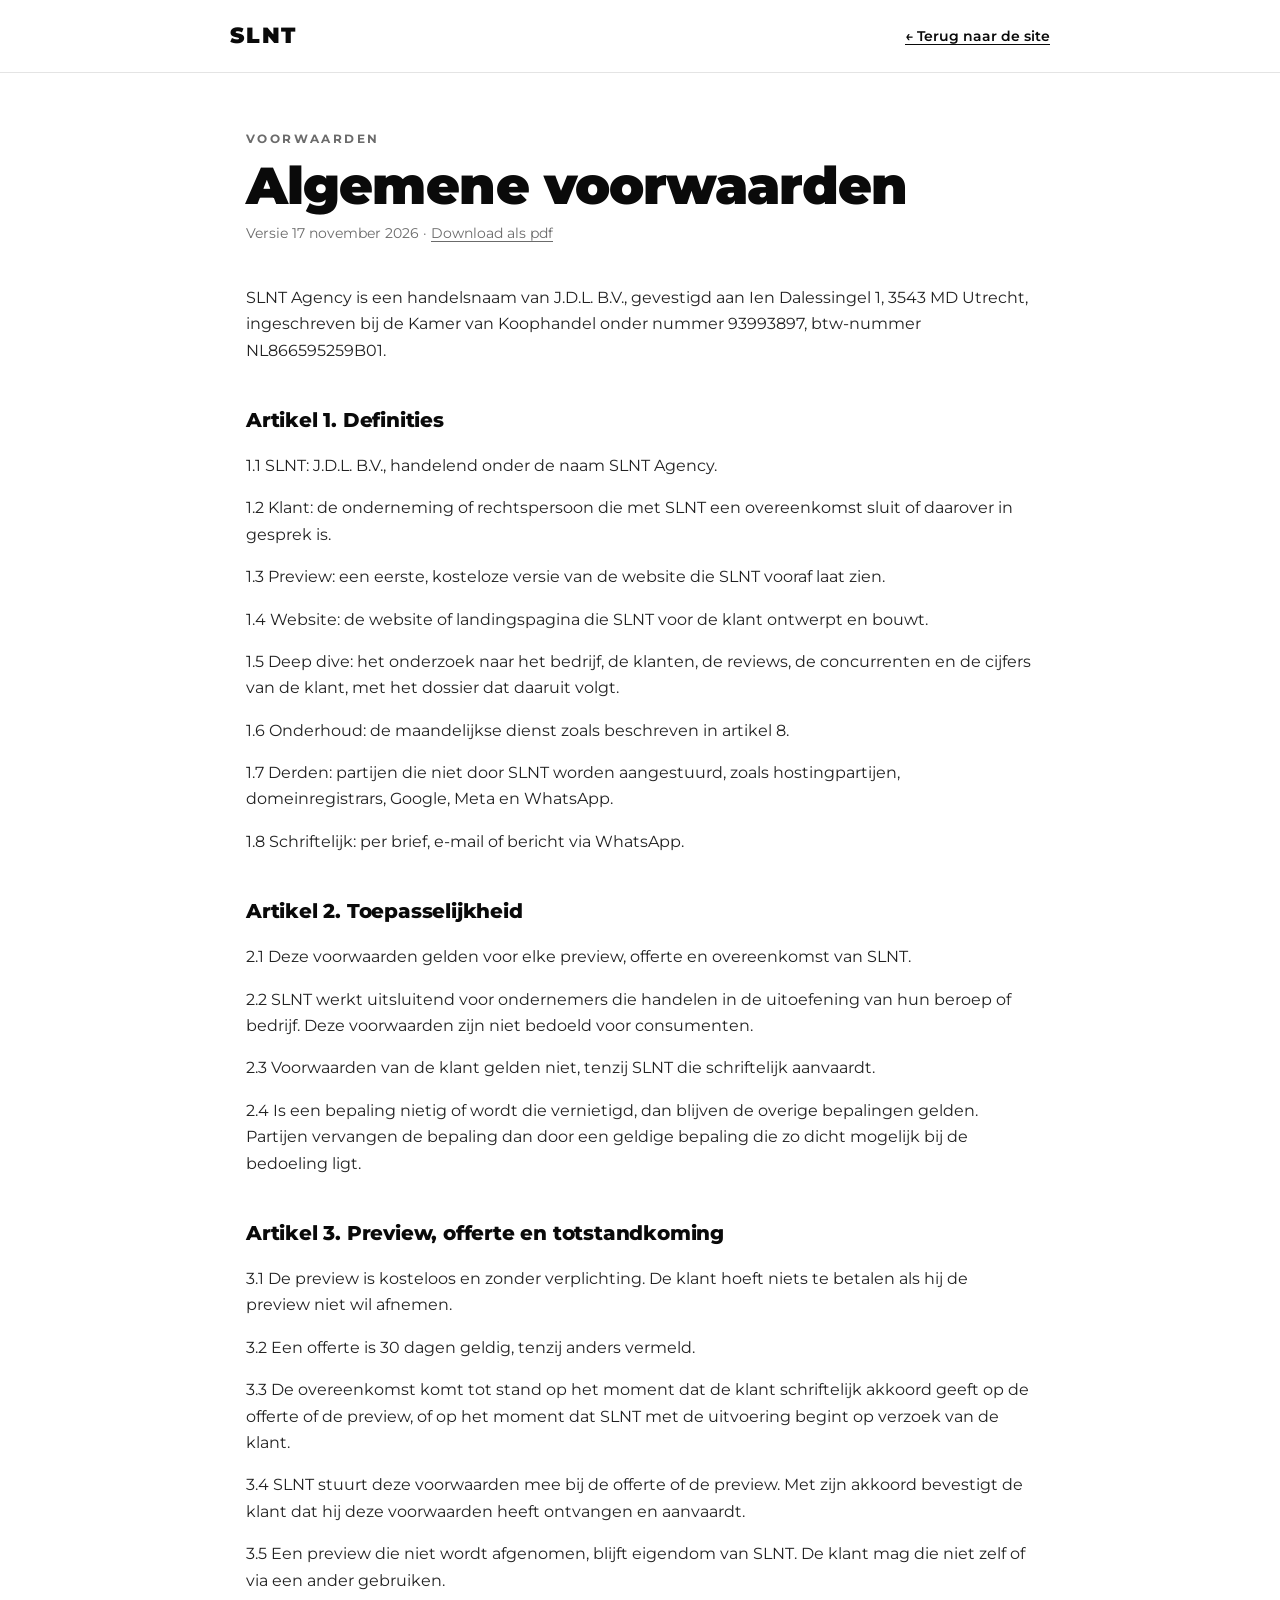
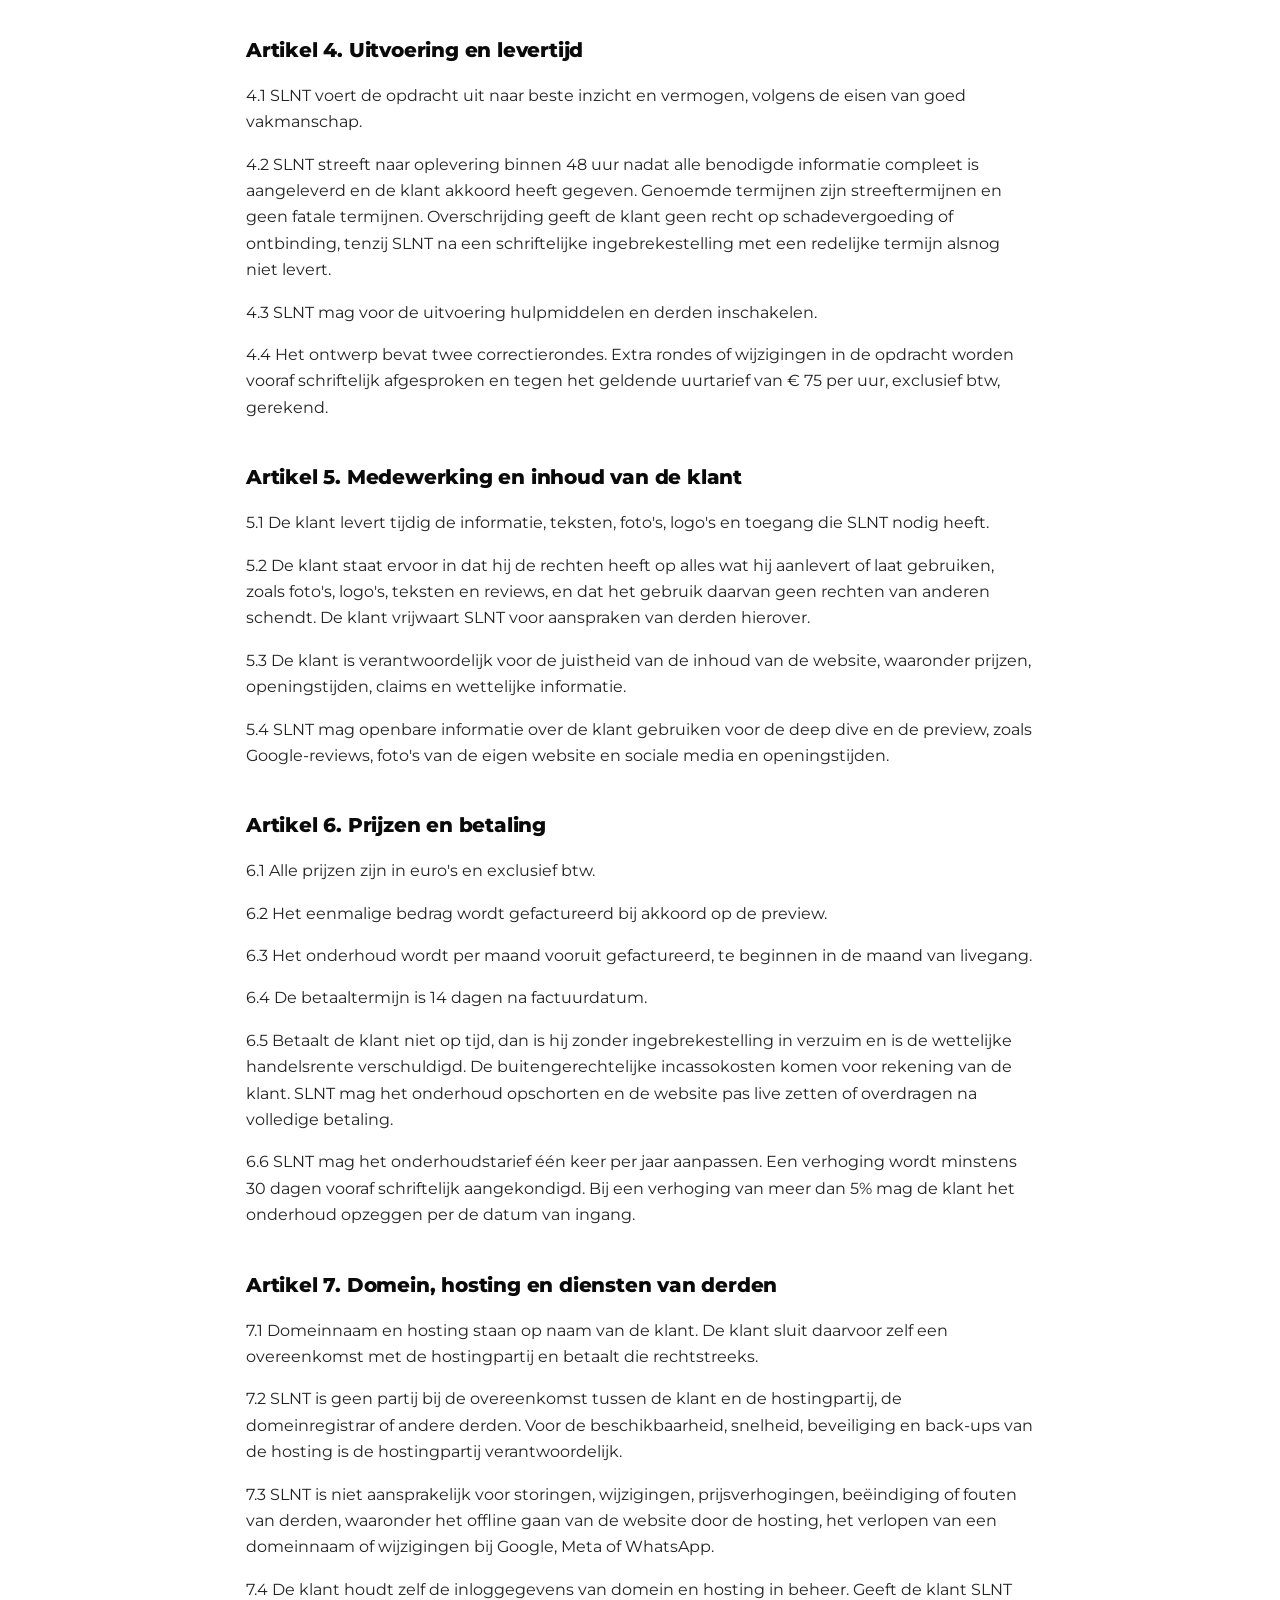
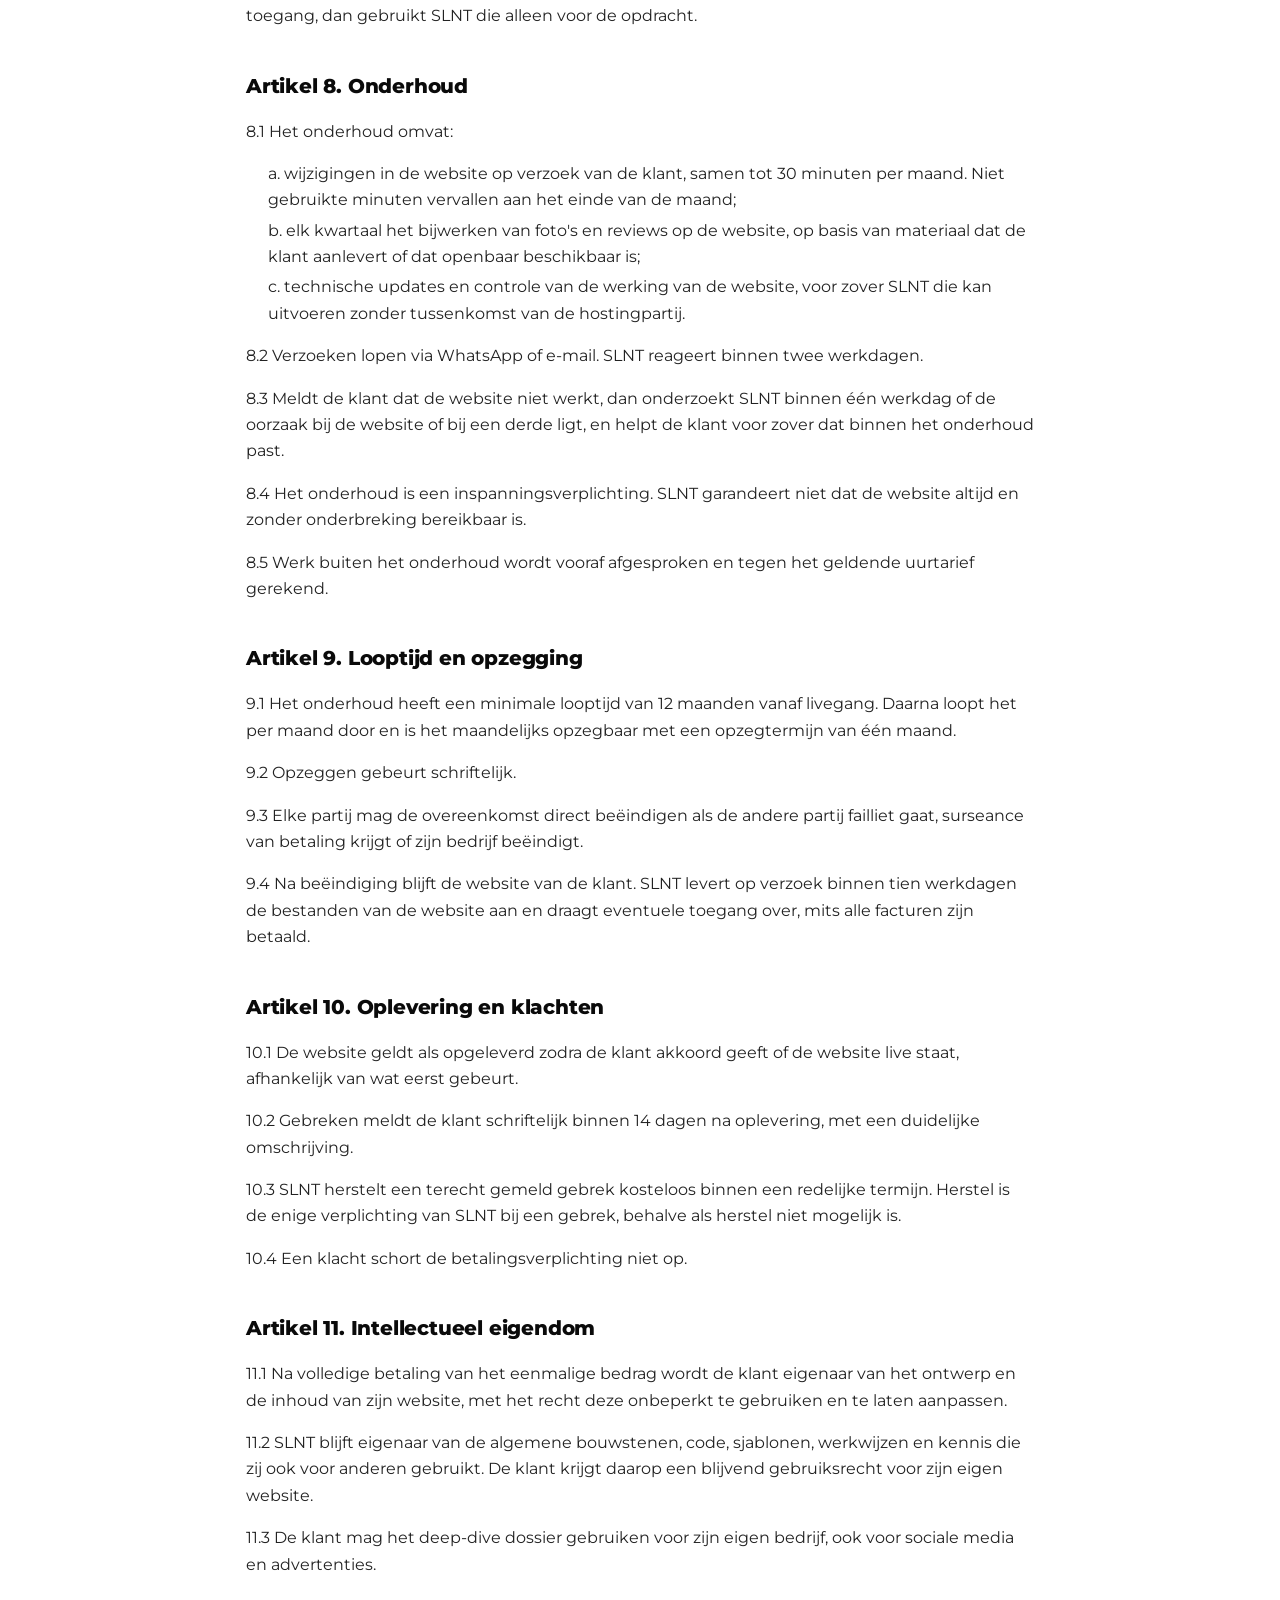
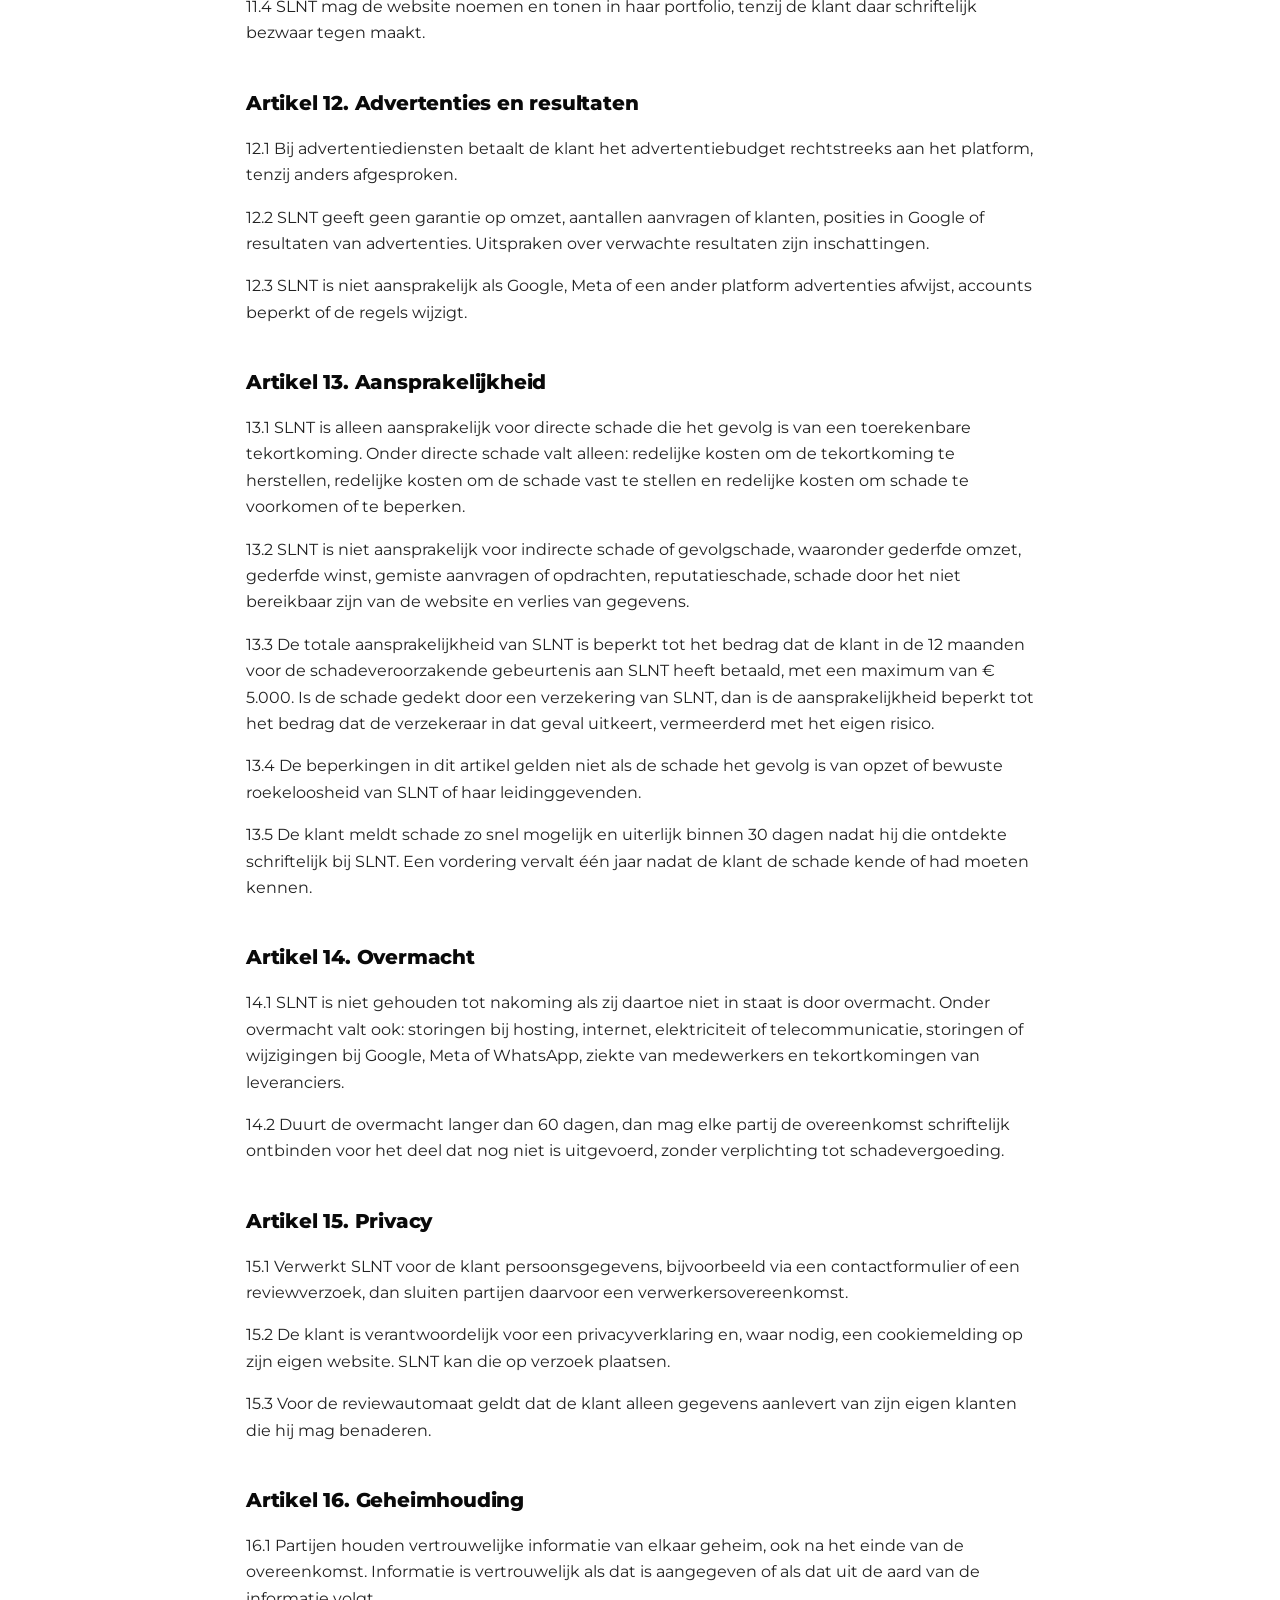
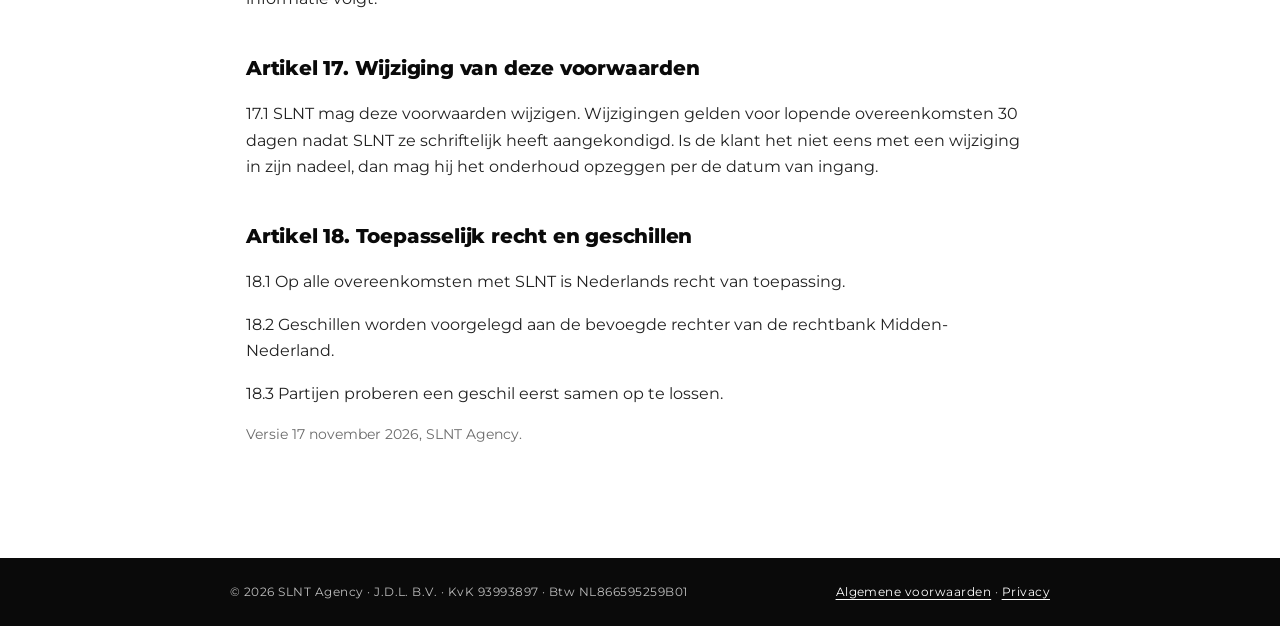
<file: algemene-voorwaarden/index.html>
<!doctype html>
<html lang="nl">
<head>
<meta charset="utf-8">
<meta name="viewport" content="width=device-width,initial-scale=1">
<title>Algemene voorwaarden · SLNT Agency</title>
<meta name="description" content="Algemene voorwaarden van SLNT Agency (J.D.L. B.V.).">
<link rel="canonical" href="https://slntagency.nl/algemene-voorwaarden/">
<link rel="icon" href="/favicon.ico" sizes="any">
<link rel="icon" href="/favicon.svg" type="image/svg+xml">
<link rel="apple-touch-icon" href="/apple-touch-icon.png">
<link rel="stylesheet" href="/juridisch.css">
</head>
<body>
<header class="kop"><a class="merk" href="/">SLNT</a><a class="terug" href="/">← Terug naar de site</a></header>
<main>
<p class="label">Voorwaarden</p>
<h1>Algemene voorwaarden</h1>
<p class="stand">Versie 17 november 2026 · <a href="/algemene-voorwaarden/slnt-algemene-voorwaarden.pdf">Download als pdf</a></p>
<p>SLNT Agency is een handelsnaam van J.D.L. B.V., gevestigd aan Ien Dalessingel 1, 3543 MD Utrecht, ingeschreven bij de Kamer van Koophandel onder nummer 93993897, btw-nummer NL866595259B01.</p>
<h2>Artikel 1. Definities</h2>
<p>1.1 SLNT: J.D.L. B.V., handelend onder de naam SLNT Agency.</p>
<p>1.2 Klant: de onderneming of rechtspersoon die met SLNT een overeenkomst sluit of daarover in gesprek is.</p>
<p>1.3 Preview: een eerste, kosteloze versie van de website die SLNT vooraf laat zien.</p>
<p>1.4 Website: de website of landingspagina die SLNT voor de klant ontwerpt en bouwt.</p>
<p>1.5 Deep dive: het onderzoek naar het bedrijf, de klanten, de reviews, de concurrenten en de cijfers van de klant, met het dossier dat daaruit volgt.</p>
<p>1.6 Onderhoud: de maandelijkse dienst zoals beschreven in artikel 8.</p>
<p>1.7 Derden: partijen die niet door SLNT worden aangestuurd, zoals hostingpartijen, domeinregistrars, Google, Meta en WhatsApp.</p>
<p>1.8 Schriftelijk: per brief, e-mail of bericht via WhatsApp.</p>
<h2>Artikel 2. Toepasselijkheid</h2>
<p>2.1 Deze voorwaarden gelden voor elke preview, offerte en overeenkomst van SLNT.</p>
<p>2.2 SLNT werkt uitsluitend voor ondernemers die handelen in de uitoefening van hun beroep of bedrijf. Deze voorwaarden zijn niet bedoeld voor consumenten.</p>
<p>2.3 Voorwaarden van de klant gelden niet, tenzij SLNT die schriftelijk aanvaardt.</p>
<p>2.4 Is een bepaling nietig of wordt die vernietigd, dan blijven de overige bepalingen gelden. Partijen vervangen de bepaling dan door een geldige bepaling die zo dicht mogelijk bij de bedoeling ligt.</p>
<h2>Artikel 3. Preview, offerte en totstandkoming</h2>
<p>3.1 De preview is kosteloos en zonder verplichting. De klant hoeft niets te betalen als hij de preview niet wil afnemen.</p>
<p>3.2 Een offerte is 30 dagen geldig, tenzij anders vermeld.</p>
<p>3.3 De overeenkomst komt tot stand op het moment dat de klant schriftelijk akkoord geeft op de offerte of de preview, of op het moment dat SLNT met de uitvoering begint op verzoek van de klant.</p>
<p>3.4 SLNT stuurt deze voorwaarden mee bij de offerte of de preview. Met zijn akkoord bevestigt de klant dat hij deze voorwaarden heeft ontvangen en aanvaardt.</p>
<p>3.5 Een preview die niet wordt afgenomen, blijft eigendom van SLNT. De klant mag die niet zelf of via een ander gebruiken.</p>
<h2>Artikel 4. Uitvoering en levertijd</h2>
<p>4.1 SLNT voert de opdracht uit naar beste inzicht en vermogen, volgens de eisen van goed vakmanschap.</p>
<p>4.2 SLNT streeft naar oplevering binnen 48 uur nadat alle benodigde informatie compleet is aangeleverd en de klant akkoord heeft gegeven. Genoemde termijnen zijn streeftermijnen en geen fatale termijnen. Overschrijding geeft de klant geen recht op schadevergoeding of ontbinding, tenzij SLNT na een schriftelijke ingebrekestelling met een redelijke termijn alsnog niet levert.</p>
<p>4.3 SLNT mag voor de uitvoering hulpmiddelen en derden inschakelen.</p>
<p>4.4 Het ontwerp bevat twee correctierondes. Extra rondes of wijzigingen in de opdracht worden vooraf schriftelijk afgesproken en tegen het geldende uurtarief van € 75 per uur, exclusief btw, gerekend.</p>
<h2>Artikel 5. Medewerking en inhoud van de klant</h2>
<p>5.1 De klant levert tijdig de informatie, teksten, foto's, logo's en toegang die SLNT nodig heeft.</p>
<p>5.2 De klant staat ervoor in dat hij de rechten heeft op alles wat hij aanlevert of laat gebruiken, zoals foto's, logo's, teksten en reviews, en dat het gebruik daarvan geen rechten van anderen schendt. De klant vrijwaart SLNT voor aanspraken van derden hierover.</p>
<p>5.3 De klant is verantwoordelijk voor de juistheid van de inhoud van de website, waaronder prijzen, openingstijden, claims en wettelijke informatie.</p>
<p>5.4 SLNT mag openbare informatie over de klant gebruiken voor de deep dive en de preview, zoals Google-reviews, foto's van de eigen website en sociale media en openingstijden.</p>
<h2>Artikel 6. Prijzen en betaling</h2>
<p>6.1 Alle prijzen zijn in euro's en exclusief btw.</p>
<p>6.2 Het eenmalige bedrag wordt gefactureerd bij akkoord op de preview.</p>
<p>6.3 Het onderhoud wordt per maand vooruit gefactureerd, te beginnen in de maand van livegang.</p>
<p>6.4 De betaaltermijn is 14 dagen na factuurdatum.</p>
<p>6.5 Betaalt de klant niet op tijd, dan is hij zonder ingebrekestelling in verzuim en is de wettelijke handelsrente verschuldigd. De buitengerechtelijke incassokosten komen voor rekening van de klant. SLNT mag het onderhoud opschorten en de website pas live zetten of overdragen na volledige betaling.</p>
<p>6.6 SLNT mag het onderhoudstarief één keer per jaar aanpassen. Een verhoging wordt minstens 30 dagen vooraf schriftelijk aangekondigd. Bij een verhoging van meer dan 5% mag de klant het onderhoud opzeggen per de datum van ingang.</p>
<h2>Artikel 7. Domein, hosting en diensten van derden</h2>
<p>7.1 Domeinnaam en hosting staan op naam van de klant. De klant sluit daarvoor zelf een overeenkomst met de hostingpartij en betaalt die rechtstreeks.</p>
<p>7.2 SLNT is geen partij bij de overeenkomst tussen de klant en de hostingpartij, de domeinregistrar of andere derden. Voor de beschikbaarheid, snelheid, beveiliging en back-ups van de hosting is de hostingpartij verantwoordelijk.</p>
<p>7.3 SLNT is niet aansprakelijk voor storingen, wijzigingen, prijsverhogingen, beëindiging of fouten van derden, waaronder het offline gaan van de website door de hosting, het verlopen van een domeinnaam of wijzigingen bij Google, Meta of WhatsApp.</p>
<p>7.4 De klant houdt zelf de inloggegevens van domein en hosting in beheer. Geeft de klant SLNT toegang, dan gebruikt SLNT die alleen voor de opdracht.</p>
<h2>Artikel 8. Onderhoud</h2>
<p>8.1 Het onderhoud omvat:</p>
<p class="sub">a. wijzigingen in de website op verzoek van de klant, samen tot 30 minuten per maand. Niet gebruikte minuten vervallen aan het einde van de maand;</p>
<p class="sub">b. elk kwartaal het bijwerken van foto's en reviews op de website, op basis van materiaal dat de klant aanlevert of dat openbaar beschikbaar is;</p>
<p class="sub">c. technische updates en controle van de werking van de website, voor zover SLNT die kan uitvoeren zonder tussenkomst van de hostingpartij.</p>
<p>8.2 Verzoeken lopen via WhatsApp of e-mail. SLNT reageert binnen twee werkdagen.</p>
<p>8.3 Meldt de klant dat de website niet werkt, dan onderzoekt SLNT binnen één werkdag of de oorzaak bij de website of bij een derde ligt, en helpt de klant voor zover dat binnen het onderhoud past.</p>
<p>8.4 Het onderhoud is een inspanningsverplichting. SLNT garandeert niet dat de website altijd en zonder onderbreking bereikbaar is.</p>
<p>8.5 Werk buiten het onderhoud wordt vooraf afgesproken en tegen het geldende uurtarief gerekend.</p>
<h2>Artikel 9. Looptijd en opzegging</h2>
<p>9.1 Het onderhoud heeft een minimale looptijd van 12 maanden vanaf livegang. Daarna loopt het per maand door en is het maandelijks opzegbaar met een opzegtermijn van één maand.</p>
<p>9.2 Opzeggen gebeurt schriftelijk.</p>
<p>9.3 Elke partij mag de overeenkomst direct beëindigen als de andere partij failliet gaat, surseance van betaling krijgt of zijn bedrijf beëindigt.</p>
<p>9.4 Na beëindiging blijft de website van de klant. SLNT levert op verzoek binnen tien werkdagen de bestanden van de website aan en draagt eventuele toegang over, mits alle facturen zijn betaald.</p>
<h2>Artikel 10. Oplevering en klachten</h2>
<p>10.1 De website geldt als opgeleverd zodra de klant akkoord geeft of de website live staat, afhankelijk van wat eerst gebeurt.</p>
<p>10.2 Gebreken meldt de klant schriftelijk binnen 14 dagen na oplevering, met een duidelijke omschrijving.</p>
<p>10.3 SLNT herstelt een terecht gemeld gebrek kosteloos binnen een redelijke termijn. Herstel is de enige verplichting van SLNT bij een gebrek, behalve als herstel niet mogelijk is.</p>
<p>10.4 Een klacht schort de betalingsverplichting niet op.</p>
<h2>Artikel 11. Intellectueel eigendom</h2>
<p>11.1 Na volledige betaling van het eenmalige bedrag wordt de klant eigenaar van het ontwerp en de inhoud van zijn website, met het recht deze onbeperkt te gebruiken en te laten aanpassen.</p>
<p>11.2 SLNT blijft eigenaar van de algemene bouwstenen, code, sjablonen, werkwijzen en kennis die zij ook voor anderen gebruikt. De klant krijgt daarop een blijvend gebruiksrecht voor zijn eigen website.</p>
<p>11.3 De klant mag het deep-dive dossier gebruiken voor zijn eigen bedrijf, ook voor sociale media en advertenties.</p>
<p>11.4 SLNT mag de website noemen en tonen in haar portfolio, tenzij de klant daar schriftelijk bezwaar tegen maakt.</p>
<h2>Artikel 12. Advertenties en resultaten</h2>
<p>12.1 Bij advertentiediensten betaalt de klant het advertentiebudget rechtstreeks aan het platform, tenzij anders afgesproken.</p>
<p>12.2 SLNT geeft geen garantie op omzet, aantallen aanvragen of klanten, posities in Google of resultaten van advertenties. Uitspraken over verwachte resultaten zijn inschattingen.</p>
<p>12.3 SLNT is niet aansprakelijk als Google, Meta of een ander platform advertenties afwijst, accounts beperkt of de regels wijzigt.</p>
<h2>Artikel 13. Aansprakelijkheid</h2>
<p>13.1 SLNT is alleen aansprakelijk voor directe schade die het gevolg is van een toerekenbare tekortkoming. Onder directe schade valt alleen: redelijke kosten om de tekortkoming te herstellen, redelijke kosten om de schade vast te stellen en redelijke kosten om schade te voorkomen of te beperken.</p>
<p>13.2 SLNT is niet aansprakelijk voor indirecte schade of gevolgschade, waaronder gederfde omzet, gederfde winst, gemiste aanvragen of opdrachten, reputatieschade, schade door het niet bereikbaar zijn van de website en verlies van gegevens.</p>
<p>13.3 De totale aansprakelijkheid van SLNT is beperkt tot het bedrag dat de klant in de 12 maanden voor de schadeveroorzakende gebeurtenis aan SLNT heeft betaald, met een maximum van € 5.000. Is de schade gedekt door een verzekering van SLNT, dan is de aansprakelijkheid beperkt tot het bedrag dat de verzekeraar in dat geval uitkeert, vermeerderd met het eigen risico.</p>
<p>13.4 De beperkingen in dit artikel gelden niet als de schade het gevolg is van opzet of bewuste roekeloosheid van SLNT of haar leidinggevenden.</p>
<p>13.5 De klant meldt schade zo snel mogelijk en uiterlijk binnen 30 dagen nadat hij die ontdekte schriftelijk bij SLNT. Een vordering vervalt één jaar nadat de klant de schade kende of had moeten kennen.</p>
<h2>Artikel 14. Overmacht</h2>
<p>14.1 SLNT is niet gehouden tot nakoming als zij daartoe niet in staat is door overmacht. Onder overmacht valt ook: storingen bij hosting, internet, elektriciteit of telecommunicatie, storingen of wijzigingen bij Google, Meta of WhatsApp, ziekte van medewerkers en tekortkomingen van leveranciers.</p>
<p>14.2 Duurt de overmacht langer dan 60 dagen, dan mag elke partij de overeenkomst schriftelijk ontbinden voor het deel dat nog niet is uitgevoerd, zonder verplichting tot schadevergoeding.</p>
<h2>Artikel 15. Privacy</h2>
<p>15.1 Verwerkt SLNT voor de klant persoonsgegevens, bijvoorbeeld via een contactformulier of een reviewverzoek, dan sluiten partijen daarvoor een verwerkersovereenkomst.</p>
<p>15.2 De klant is verantwoordelijk voor een privacyverklaring en, waar nodig, een cookiemelding op zijn eigen website. SLNT kan die op verzoek plaatsen.</p>
<p>15.3 Voor de reviewautomaat geldt dat de klant alleen gegevens aanlevert van zijn eigen klanten die hij mag benaderen.</p>
<h2>Artikel 16. Geheimhouding</h2>
<p>16.1 Partijen houden vertrouwelijke informatie van elkaar geheim, ook na het einde van de overeenkomst. Informatie is vertrouwelijk als dat is aangegeven of als dat uit de aard van de informatie volgt.</p>
<h2>Artikel 17. Wijziging van deze voorwaarden</h2>
<p>17.1 SLNT mag deze voorwaarden wijzigen. Wijzigingen gelden voor lopende overeenkomsten 30 dagen nadat SLNT ze schriftelijk heeft aangekondigd. Is de klant het niet eens met een wijziging in zijn nadeel, dan mag hij het onderhoud opzeggen per de datum van ingang.</p>
<h2>Artikel 18. Toepasselijk recht en geschillen</h2>
<p>18.1 Op alle overeenkomsten met SLNT is Nederlands recht van toepassing.</p>
<p>18.2 Geschillen worden voorgelegd aan de bevoegde rechter van de rechtbank Midden-Nederland.</p>
<p>18.3 Partijen proberen een geschil eerst samen op te lossen.</p>
<p class="stand">Versie 17 november 2026, SLNT Agency.</p>
</main>
<footer class="voet"><span>© 2026 SLNT Agency · J.D.L. B.V. · KvK 93993897 · Btw NL866595259B01</span><span><a href="/algemene-voorwaarden/">Algemene voorwaarden</a> · <a href="/privacy/">Privacy</a></span></footer>
</body>
</html>
</file>
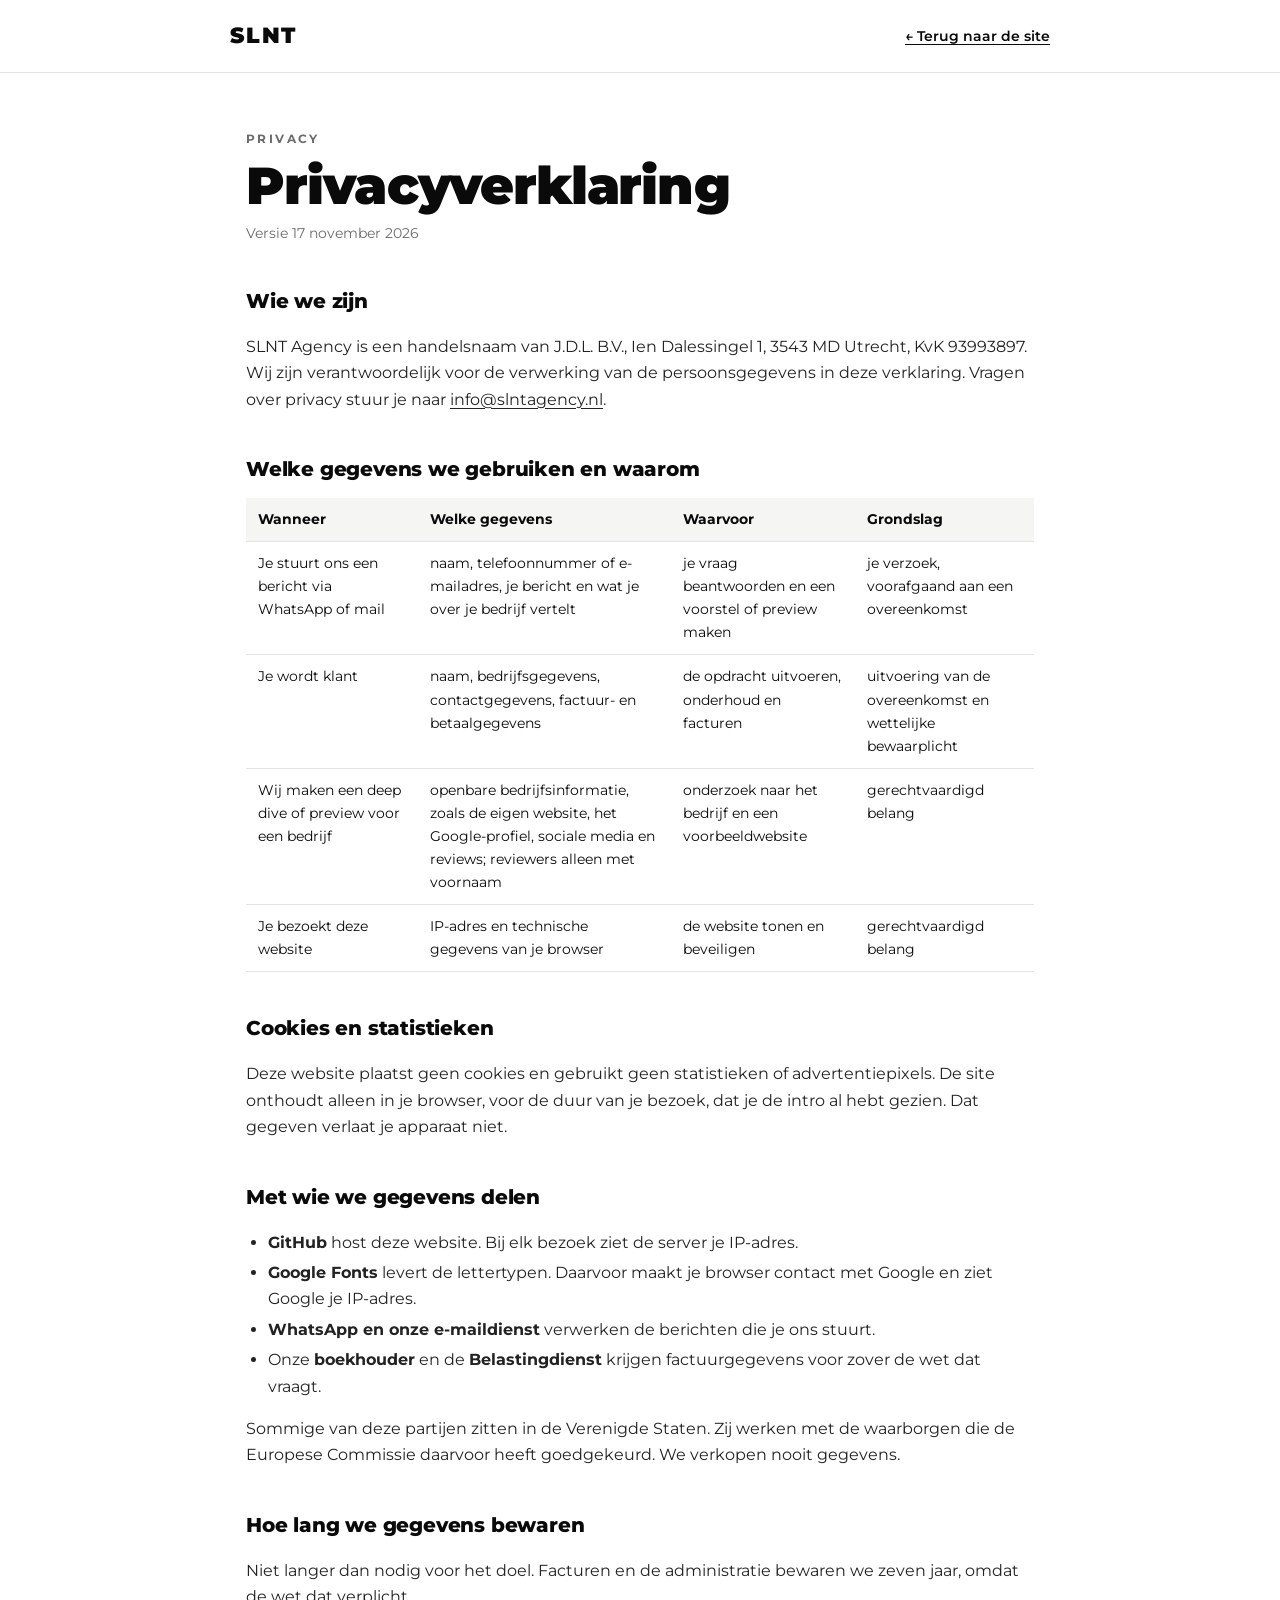
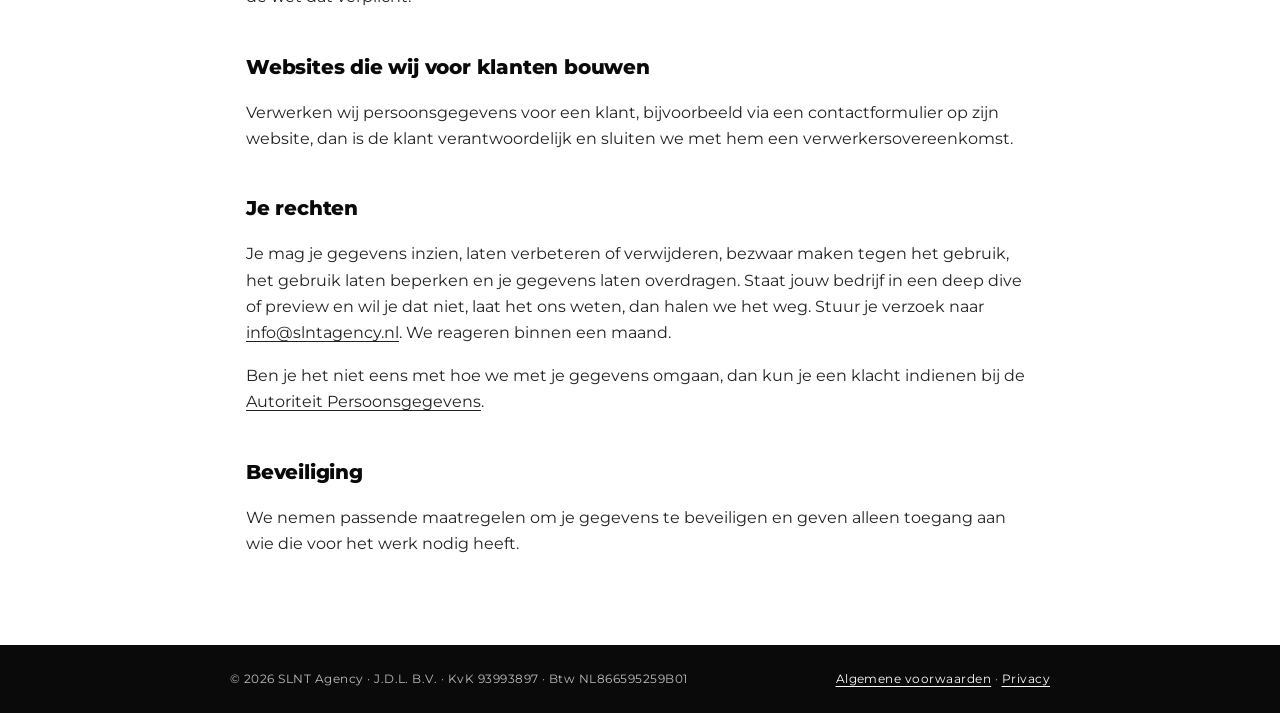
<file: privacy/index.html>
<!doctype html>
<html lang="nl">
<head>
<meta charset="utf-8">
<meta name="viewport" content="width=device-width,initial-scale=1">
<title>Privacyverklaring · SLNT Agency</title>
<meta name="description" content="Hoe SLNT Agency (J.D.L. B.V.) omgaat met persoonsgegevens.">
<link rel="canonical" href="https://slntagency.nl/privacy/">
<link rel="icon" href="/favicon.ico" sizes="any">
<link rel="icon" href="/favicon.svg" type="image/svg+xml">
<link rel="apple-touch-icon" href="/apple-touch-icon.png">
<link rel="stylesheet" href="/juridisch.css">
</head>
<body>
<header class="kop"><a class="merk" href="/">SLNT</a><a class="terug" href="/">← Terug naar de site</a></header>
<main>
<p class="label">Privacy</p>
<h1>Privacyverklaring</h1>
<p class="stand">Versie 17 november 2026</p>

<h2>Wie we zijn</h2>
<p>SLNT Agency is een handelsnaam van J.D.L. B.V., Ien Dalessingel 1, 3543 MD Utrecht, KvK 93993897. Wij zijn verantwoordelijk voor de verwerking van de persoonsgegevens in deze verklaring. Vragen over privacy stuur je naar <a href="mailto:info@slntagency.nl">info@slntagency.nl</a>.</p>

<h2>Welke gegevens we gebruiken en waarom</h2>
<table>
<thead><tr><th>Wanneer</th><th>Welke gegevens</th><th>Waarvoor</th><th>Grondslag</th></tr></thead>
<tbody>
<tr><td>Je stuurt ons een bericht via WhatsApp of mail</td><td>naam, telefoonnummer of e-mailadres, je bericht en wat je over je bedrijf vertelt</td><td>je vraag beantwoorden en een voorstel of preview maken</td><td>je verzoek, voorafgaand aan een overeenkomst</td></tr>
<tr><td>Je wordt klant</td><td>naam, bedrijfsgegevens, contactgegevens, factuur- en betaalgegevens</td><td>de opdracht uitvoeren, onderhoud en facturen</td><td>uitvoering van de overeenkomst en wettelijke bewaarplicht</td></tr>
<tr><td>Wij maken een deep dive of preview voor een bedrijf</td><td>openbare bedrijfsinformatie, zoals de eigen website, het Google-profiel, sociale media en reviews; reviewers alleen met voornaam</td><td>onderzoek naar het bedrijf en een voorbeeldwebsite</td><td>gerechtvaardigd belang</td></tr>
<tr><td>Je bezoekt deze website</td><td>IP-adres en technische gegevens van je browser</td><td>de website tonen en beveiligen</td><td>gerechtvaardigd belang</td></tr>
</tbody>
</table>

<h2>Cookies en statistieken</h2>
<p>Deze website plaatst geen cookies en gebruikt geen statistieken of advertentiepixels. De site onthoudt alleen in je browser, voor de duur van je bezoek, dat je de intro al hebt gezien. Dat gegeven verlaat je apparaat niet.</p>

<h2>Met wie we gegevens delen</h2>
<ul>
<li><b>GitHub</b> host deze website. Bij elk bezoek ziet de server je IP-adres.</li>
<li><b>Google Fonts</b> levert de lettertypen. Daarvoor maakt je browser contact met Google en ziet Google je IP-adres.</li>
<li><b>WhatsApp en onze e-maildienst</b> verwerken de berichten die je ons stuurt.</li>
<li>Onze <b>boekhouder</b> en de <b>Belastingdienst</b> krijgen factuurgegevens voor zover de wet dat vraagt.</li>
</ul>
<p>Sommige van deze partijen zitten in de Verenigde Staten. Zij werken met de waarborgen die de Europese Commissie daarvoor heeft goedgekeurd. We verkopen nooit gegevens.</p>

<h2>Hoe lang we gegevens bewaren</h2>
<p>Niet langer dan nodig voor het doel. Facturen en de administratie bewaren we zeven jaar, omdat de wet dat verplicht.</p>

<h2>Websites die wij voor klanten bouwen</h2>
<p>Verwerken wij persoonsgegevens voor een klant, bijvoorbeeld via een contactformulier op zijn website, dan is de klant verantwoordelijk en sluiten we met hem een verwerkersovereenkomst.</p>

<h2>Je rechten</h2>
<p>Je mag je gegevens inzien, laten verbeteren of verwijderen, bezwaar maken tegen het gebruik, het gebruik laten beperken en je gegevens laten overdragen. Staat jouw bedrijf in een deep dive of preview en wil je dat niet, laat het ons weten, dan halen we het weg. Stuur je verzoek naar <a href="mailto:info@slntagency.nl">info@slntagency.nl</a>. We reageren binnen een maand.</p>
<p>Ben je het niet eens met hoe we met je gegevens omgaan, dan kun je een klacht indienen bij de <a href="https://autoriteitpersoonsgegevens.nl" rel="noopener">Autoriteit Persoonsgegevens</a>.</p>

<h2>Beveiliging</h2>
<p>We nemen passende maatregelen om je gegevens te beveiligen en geven alleen toegang aan wie die voor het werk nodig heeft.</p>
</main>
<footer class="voet"><span>© 2026 SLNT Agency · J.D.L. B.V. · KvK 93993897 · Btw NL866595259B01</span><span><a href="/algemene-voorwaarden/">Algemene voorwaarden</a> · <a href="/privacy/">Privacy</a></span></footer>
</body>
</html>
</file>
<file: juridisch.css>
@import url('https://fonts.googleapis.com/css2?family=Montserrat:wght@400;600;800;900&display=swap');
:root{--zwart:#0a0a0a;--wit:#fff;--grijs:#6b6b6b;--lijn:#e4e4e4;--zacht:#f5f5f4}
*{box-sizing:border-box}
html{-webkit-text-size-adjust:100%}
body{margin:0;background:var(--wit);color:var(--zwart);font:16px/1.65 "Montserrat",Arial,sans-serif}
a{color:inherit;text-underline-offset:3px}
.kop{display:flex;justify-content:space-between;align-items:center;gap:16px;padding:18px max(16px,calc((100% - 820px)/2));border-bottom:1px solid var(--lijn);position:sticky;top:0;background:rgba(255,255,255,.95);backdrop-filter:blur(6px)}
.merk{font-weight:900;font-size:22px;letter-spacing:.08em;text-decoration:none}
.terug{font-size:14px;font-weight:600}
main{max-width:820px;margin:0 auto;padding:56px 16px 72px}
.label{font-size:12px;font-weight:700;letter-spacing:.2em;text-transform:uppercase;color:var(--grijs);margin:0 0 10px}
h1{font-weight:900;font-size:clamp(32px,6vw,52px);line-height:1.05;letter-spacing:-.02em;margin:0 0 8px}
.stand{color:var(--grijs);font-size:14px;margin:0 0 40px}
h2{font-weight:800;font-size:20px;margin:40px 0 10px;letter-spacing:-.01em}
h3{font-weight:700;font-size:16px;margin:24px 0 6px}
p,li{color:#222}
ul,ol{padding-left:22px}
li{margin:4px 0}
table{width:100%;border-collapse:collapse;font-size:14px;margin:12px 0;display:block;overflow-x:auto}
th,td{text-align:left;vertical-align:top;padding:10px 12px;border-bottom:1px solid var(--lijn);min-width:140px}
th{background:var(--zacht);font-weight:700}
.voet{display:flex;flex-wrap:wrap;justify-content:space-between;gap:12px;padding:24px max(16px,calc((100% - 820px)/2));background:var(--zwart);color:#bdbdbd;font-size:12px;letter-spacing:.04em}
.voet a{color:#fff}
.sub{padding-left:22px;margin:4px 0}
</file>
